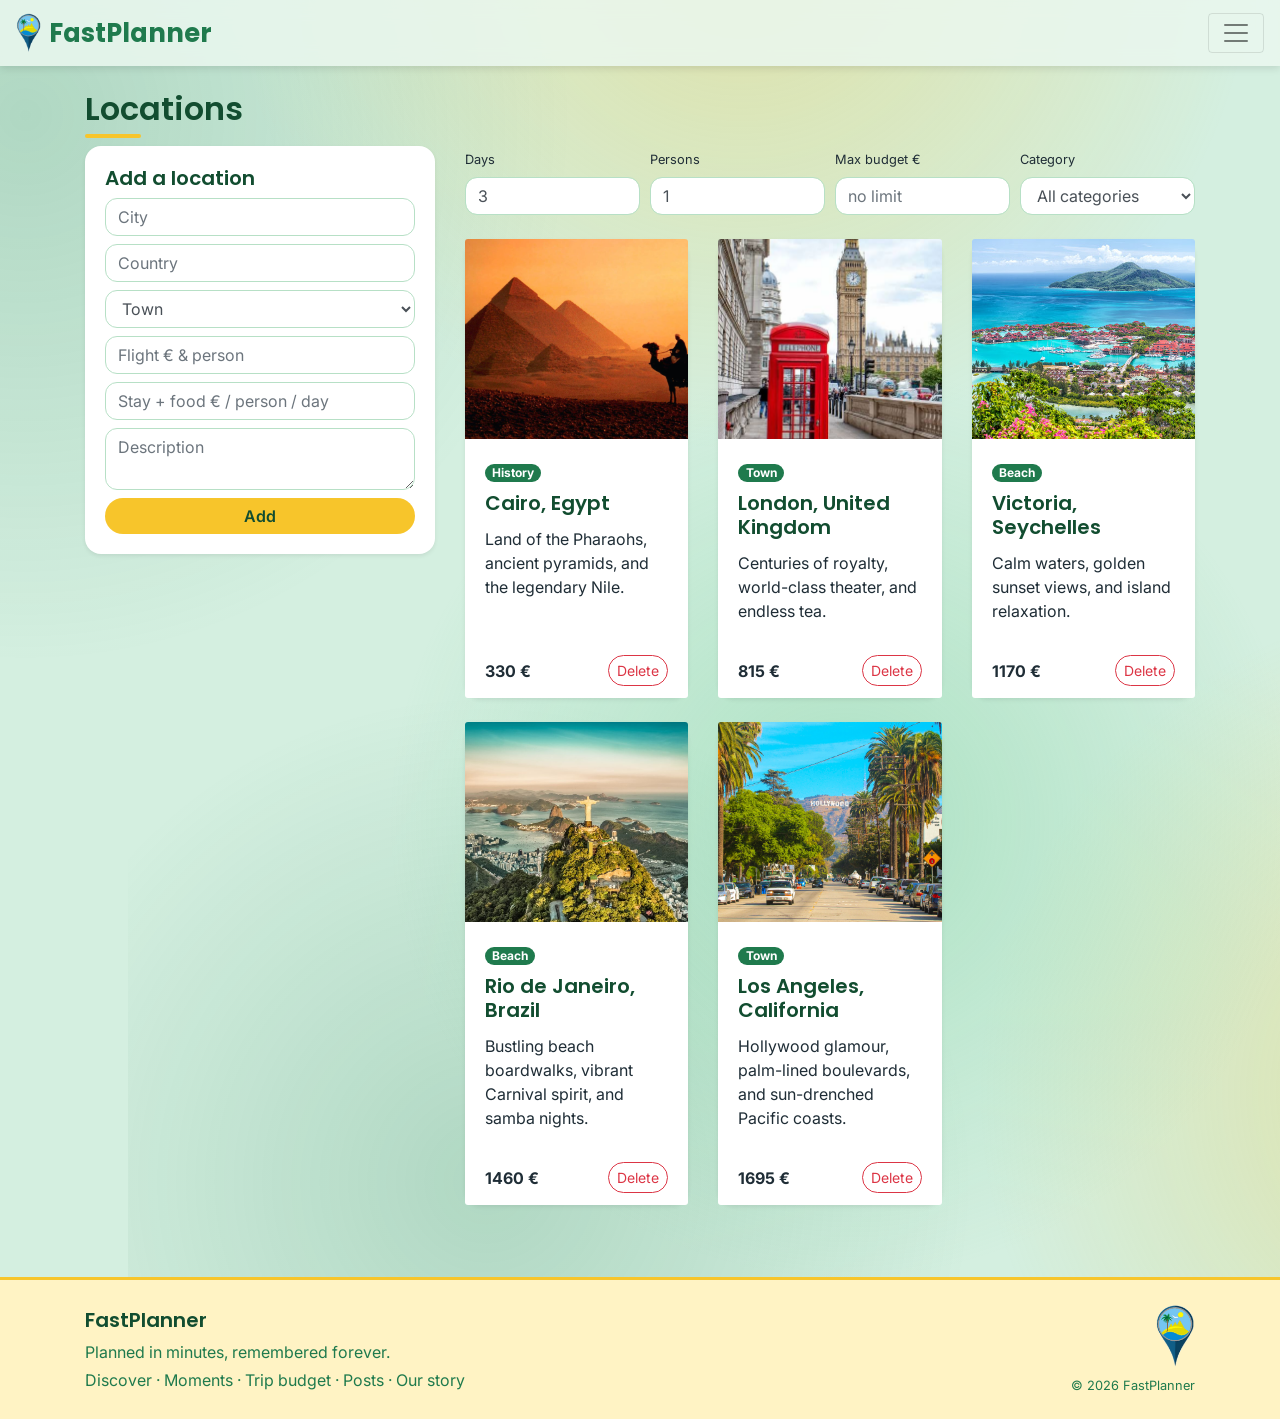
<file: FastPlanner/proekt-fastplanner/html/disc.html>
<!DOCTYPE html>
<html lang="en">

<head>
    <meta charset="UTF-8">
    <meta name="viewport" content="width=device-width, initial-scale=1.0">
    <title>Destinations | FastPlanner</title>
    <link rel="icon" type="image/png" href="../assets/img/logo.png">
    <link rel="stylesheet" href="https://cdn.jsdelivr.net/npm/bootstrap@4.6.2/dist/css/bootstrap.min.css">
    <link rel="stylesheet" href="../css/style.css">
    <script src="https://cdn.jsdelivr.net/npm/jquery@3.5.1/dist/jquery.slim.min.js"></script>
    <script src="https://cdn.jsdelivr.net/npm/popper.js@1.16.1/dist/umd/popper.min.js"></script>
    <script src="https://cdn.jsdelivr.net/npm/bootstrap@4.6.2/dist/js/bootstrap.min.js"></script>
</head>

<body>
    <nav class="navbar navbar-light fp-nav sticky-top">
        <a class="navbar-brand d-flex align-items-center" href="../index.html">
            <img src="../assets/img/logo.png" height="40" class="mr-2" alt="">
            FastPlanner
        </a>
        <div>
            <button class="navbar-toggler" type="button" data-toggle="collapse" data-target="#collapsibleNavbar">
                <span class="navbar-toggler-icon"></span>
            </button>
        </div>

        <div class="collapse navbar-collapse" id="collapsibleNavbar">
            <ul class="navbar-nav flex-row flex-wrap justify-content-around align-items-center py-2">
                <li class="nav-item">
                    <a class="nav-link" href="disc.html">Discover</a>
                </li>
                <li class="nav-item">
                    <a class="nav-link" href="moments.html">Moments</a>
                </li>
                <li class="nav-item">
                    <a class="nav-link" href="budget.html">Trip budget</a>
                </li>
                <li class="nav-item">
                    <a class="nav-link" href="posts.html">Posts</a>
                </li>
                <li class="nav-item">
                    <a class="nav-link" href="story.html">Our story</a>
                </li>
                <li class="nav-item">
                    <button class="btn btn-accent rounded-pill px-3" type="button">Log in</button>
                </li>
            </ul>
        </div>
    </nav>

    <main class="container mt-4">
        <h2>Locations</h2>
        <div class="row">
            <div class="col-lg-4 mb-4">
                <div class="card border-0 shadow-sm">
                    <div class="card-body">
                        <h5>Add a location</h5>
                        <form id="add" novalidate>
                            <input class="form-control mb-2" id="fname" placeholder="City" required>
                            <input class="form-control mb-2" id="fcountry" placeholder="Country" required>
                            <select class="form-control mb-2" id="fcat"></select>
                            <input type="number" min="0" class="form-control mb-2" id="fflight"
                                placeholder="Flight &euro; &amp; person" required>
                            <input type="number" min="0" class="form-control mb-2" id="fday"
                                placeholder="Stay &#43; food &euro; / person / day" required>
                            <textarea class="form-control mb-2" id="fdesc" rows="2"
                                placeholder="Description"></textarea>
                            <button class="btn btn-accent btn-block">Add</button>
                        </form>
                    </div>
                </div>
            </div>
            <div class="col-lg-8">
                <div class="form-row mb-4">
                    <div class="col-6 col-md-3"><label class="small" for="days">Days</label><input class="form-control"
                            id="days" type="number" min="1" value="3"></div>
                    <div class="col-6 col-md-3"><label class="small" for="ppl">Persons</label><input
                            class="form-control" id="ppl" type="number" min="1" value="1"></div>
                    <div class="col-6 col-md-3"><label class="small" for="max">Max budget €</label><input
                            class="form-control" id="max" type="number" min="0" placeholder="no limit"></div>
                    <div class="col-6 col-md-3"><label class="small" for="cat">Category</label><select
                            class="form-control" id="cat"></select></div>
                </div>
                <div class="row" id="list"></div>
            </div>
        </div>
    </main>

    <footer class="fp-footer py-4 mt-5">
        <div class="container">
            <div class="row align-items-center">
                <div class="col-md-6">
                    <h5>FastPlanner</h5>
                    <p class="mb-1">Planned in minutes, remembered forever.</p>
                    <div>
                          <a href="disc.html">Discover</a> ·
                        <a href="moments.html">Moments</a> ·
                        <a href="budget.html">Trip budget</a> ·
                        <a href="posts.html">Posts</a> ·
                        <a href="story.html">Our story</a>
                    </div>
                </div>

                <div class="col-md-6 text-md-right mt-4 mt-md-0">
                    <img src="../assets/img/logo.png" alt="FastPlanner logo" height="64">
                    <p class="small mt-2 mb-0">© 2026 FastPlanner</p>
                </div>
            </div>
        </div>
    </footer>

    <script src="../js/auth.js"></script>
    <script src="../js/data.js"></script>
    <script src="../js/disc.js"></script>
</body>

</html>
</file>
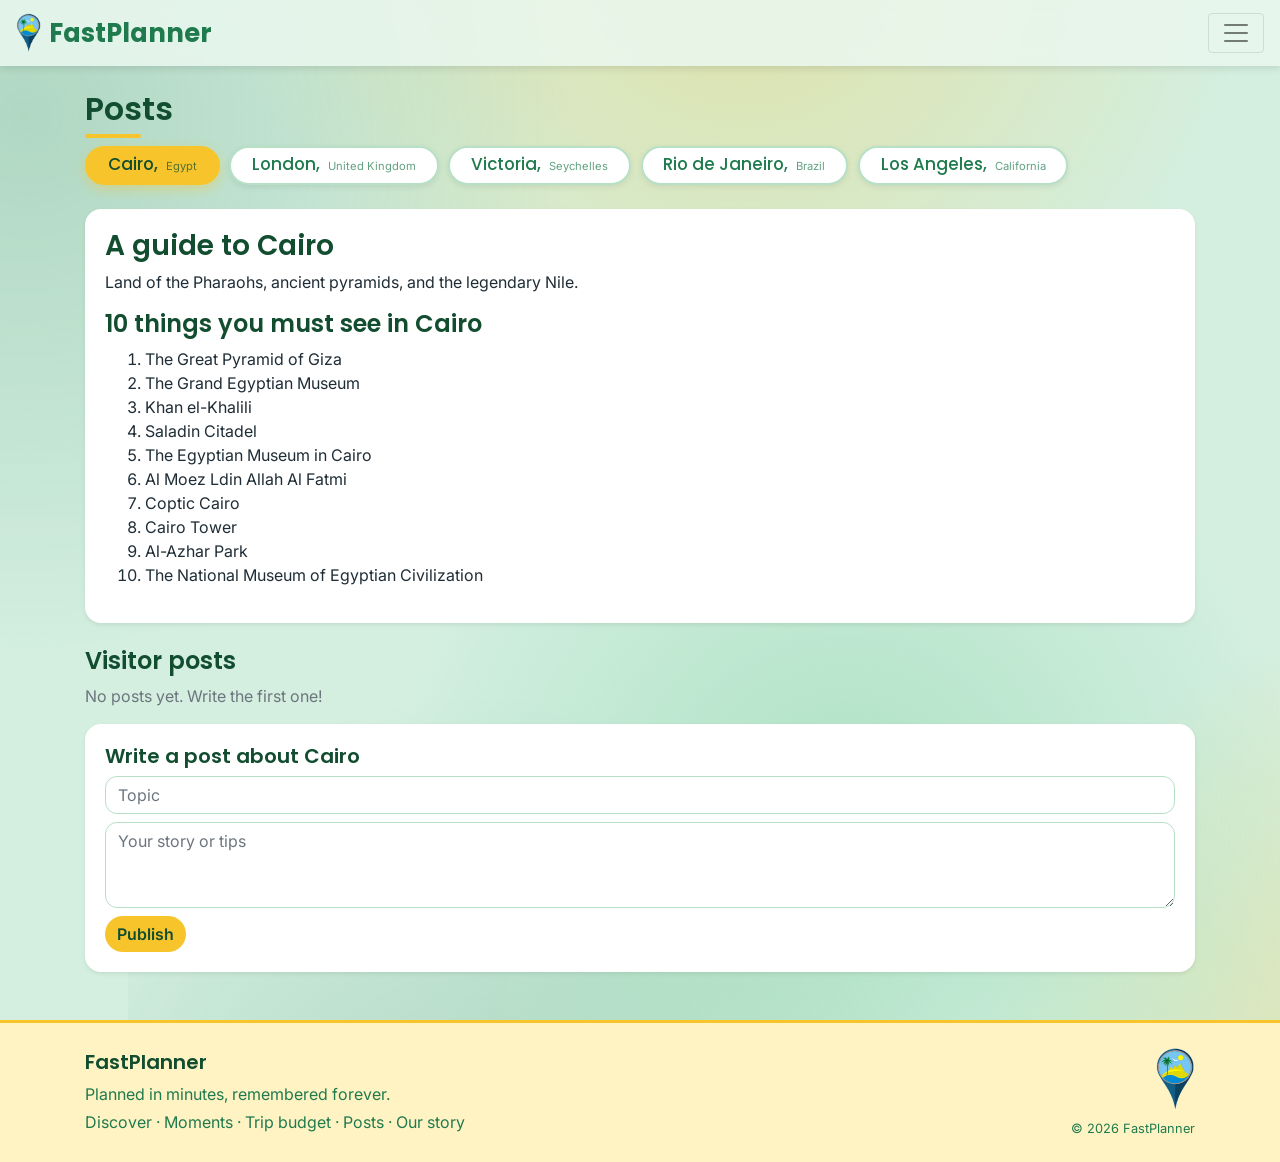
<file: FastPlanner/proekt-fastplanner/html/posts.html>
<!DOCTYPE html>
<html lang="en">

<head>
    <meta charset="UTF-8">
    <meta name="viewport" content="width=device-width, initial-scale=1.0">
    <title>Blog | FastPlanner</title>
    <link rel="icon" type="image/png" href="../assets/img/logo.png">
    <link rel="stylesheet" href="https://cdn.jsdelivr.net/npm/bootstrap@4.6.2/dist/css/bootstrap.min.css">
    <link rel="stylesheet" href="../css/style.css">
    <script src="https://cdn.jsdelivr.net/npm/jquery@3.5.1/dist/jquery.slim.min.js"></script>
    <script src="https://cdn.jsdelivr.net/npm/popper.js@1.16.1/dist/umd/popper.min.js"></script>
    <script src="https://cdn.jsdelivr.net/npm/bootstrap@4.6.2/dist/js/bootstrap.min.js"></script>
</head>

<body>
    <nav class="navbar navbar-light fp-nav sticky-top">
        <a class="navbar-brand d-flex align-items-center" href="../index.html">
            <img src="../assets/img/logo.png" height="40" class="mr-2" alt="">
            FastPlanner
        </a>
        <div>
            <button class="navbar-toggler" type="button" data-toggle="collapse" data-target="#collapsibleNavbar">
                <span class="navbar-toggler-icon"></span>
            </button>
        </div>

        <div class="collapse navbar-collapse" id="collapsibleNavbar">
            <ul class="navbar-nav flex-row flex-wrap justify-content-around align-items-center py-2">
                <li class="nav-item">
                    <a class="nav-link" href="disc.html">Discover</a>
                </li>
                <li class="nav-item">
                    <a class="nav-link" href="moments.html">Moments</a>
                </li>
                <li class="nav-item">
                    <a class="nav-link" href="budget.html">Trip budget</a>
                </li>
                <li class="nav-item">
                    <a class="nav-link" href="posts.html">Posts</a>
                </li>
                <li class="nav-item">
                    <a class="nav-link" href="story.html">Our story</a>
                </li>
                <li class="nav-item">
                    <button class="btn btn-accent rounded-pill px-3" type="button">Log in</button>
                </li>
            </ul>
        </div>
    </nav>

    <main class="container mt-4">
        <h2>Posts</h2>
        <ul class="blog-tabs list-unstyled mb-4" id="pills"></ul>
        <div id="post"></div>
    </main>

    <footer class="fp-footer py-4 mt-5">
        <div class="container">
            <div class="row align-items-center">
                <div class="col-md-6">
                    <h5>FastPlanner</h5>
                    <p class="mb-1">Planned in minutes, remembered forever.</p>
                    <div>
                        <a href="disc.html">Discover</a> ·
                        <a href="moments.html">Moments</a> ·
                        <a href="budget.html">Trip budget</a> ·
                        <a href="posts.html">Posts</a> ·
                        <a href="story.html">Our story</a>
                    </div>
                </div>

                <div class="col-md-6 text-md-right mt-4 mt-md-0">
                    <img src="../assets/img/logo.png" alt="FastPlanner logo" height="64">
                    <p class="small mt-2 mb-0">© 2026 FastPlanner</p>
                </div>
            </div>
        </div>
    </footer>

    <script src="../js/auth.js"></script>
    <script src="../js/data.js"></script>
    <script src="../js/posts.js"></script>
</body>

</html>
</file>
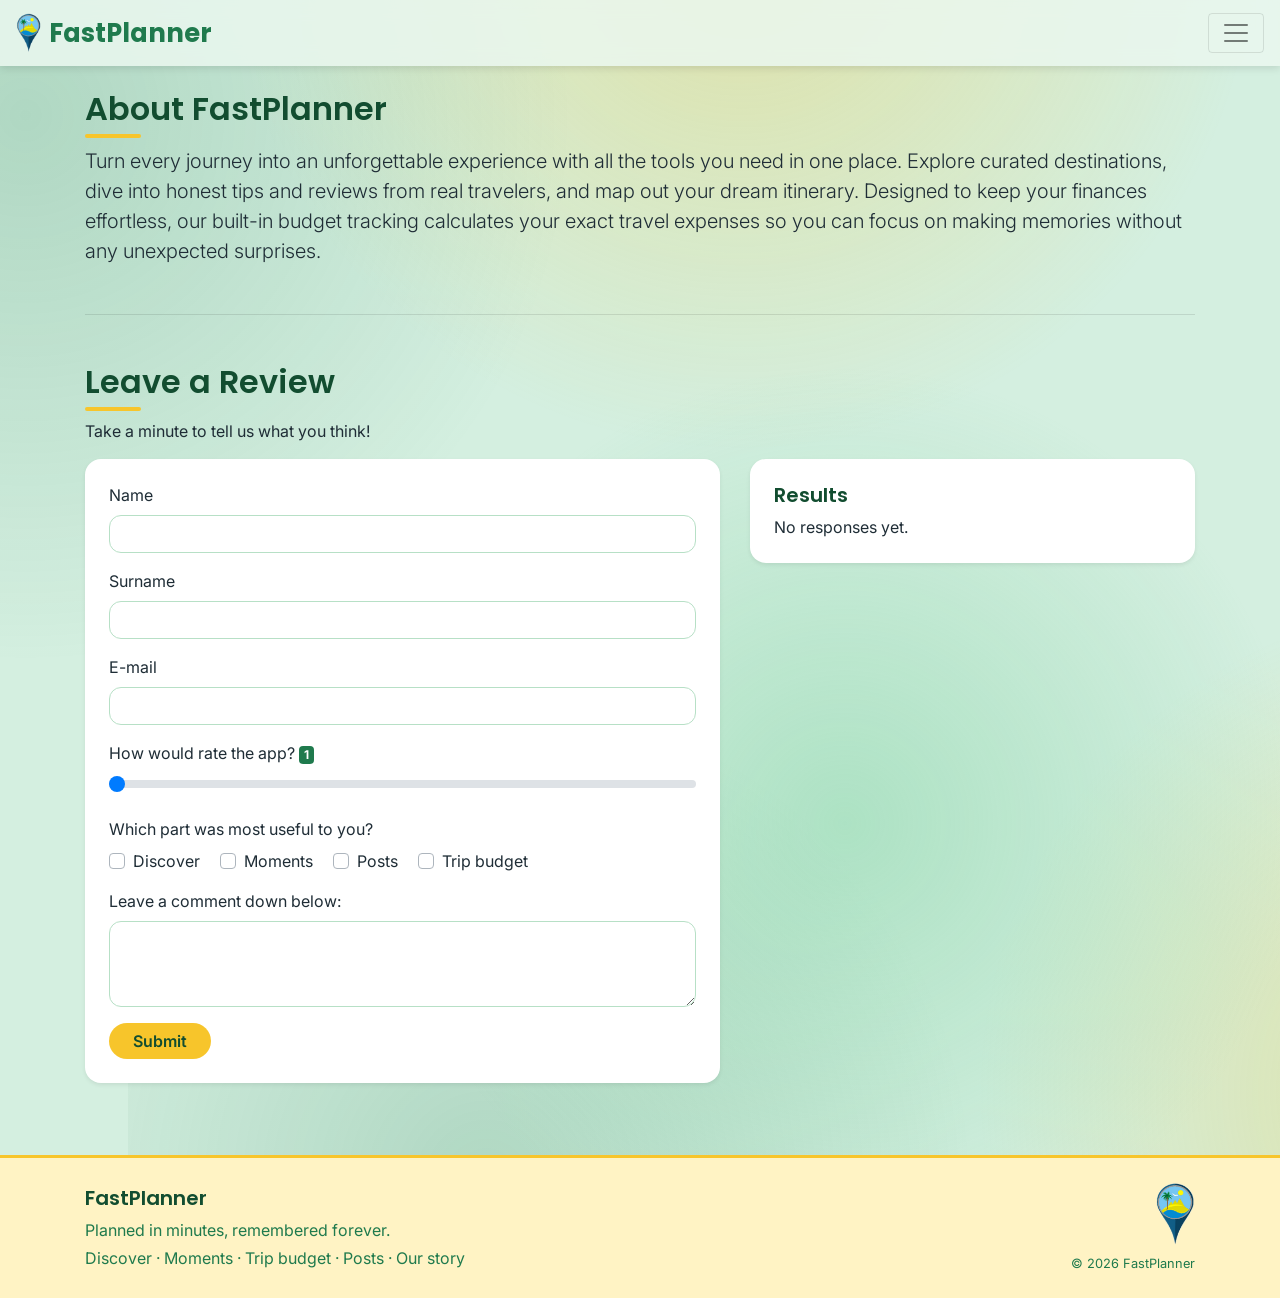
<file: FastPlanner/proekt-fastplanner/html/story.html>
<!DOCTYPE html>
<html lang="en">

<head>
    <meta charset="UTF-8">
    <meta name="viewport" content="width=device-width, initial-scale=1.0">
    <title>About | FastPlanner</title>
    <link rel="icon" type="image/png" href="../assets/img/logo.png">
    <link rel="stylesheet" href="https://cdn.jsdelivr.net/npm/bootstrap@4.6.2/dist/css/bootstrap.min.css">
    <link rel="stylesheet" href="../css/style.css">
    <script src="https://cdn.jsdelivr.net/npm/jquery@3.5.1/dist/jquery.slim.min.js"></script>
    <script src="https://cdn.jsdelivr.net/npm/popper.js@1.16.1/dist/umd/popper.min.js"></script>
    <script src="https://cdn.jsdelivr.net/npm/bootstrap@4.6.2/dist/js/bootstrap.min.js"></script>
</head>

<body>
    <nav class="navbar navbar-light fp-nav sticky-top">
        <a class="navbar-brand d-flex align-items-center" href="../index.html">
            <img src="../assets/img/logo.png" height="40" class="mr-2" alt="">
            FastPlanner
        </a>
        <div>
            <button class="navbar-toggler" type="button" data-toggle="collapse" data-target="#collapsibleNavbar">
                <span class="navbar-toggler-icon"></span>
            </button>
        </div>

        <div class="collapse navbar-collapse" id="collapsibleNavbar">
            <ul class="navbar-nav flex-row flex-wrap justify-content-around align-items-center py-2">
                <li class="nav-item">
                    <a class="nav-link" href="disc.html">Discover</a>
                </li>
                <li class="nav-item">
                    <a class="nav-link" href="moments.html">Moments</a>
                </li>
                <li class="nav-item">
                    <a class="nav-link" href="budget.html">Trip budget</a>
                </li>
                <li class="nav-item">
                    <a class="nav-link" href="posts.html">Posts</a>
                </li>
                <li class="nav-item">
                    <a class="nav-link" href="story.html">Our story</a>
                </li>
                <li class="nav-item">
                    <button class="btn btn-accent rounded-pill px-3" type="button">Log in</button>
                </li>
            </ul>
        </div>
    </nav>

    <main class="container mt-4">
        <h2>About FastPlanner</h2>
        <p class="lead">Turn every journey into an unforgettable experience with all the tools you need in one place.
  Explore curated destinations, dive into honest tips and reviews from real travelers, and map out your dream itinerary. 
  Designed to keep your finances effortless, our built-in budget tracking calculates your exact travel expenses so you can focus on making memories without any unexpected surprises.</p>

        <hr class="my-5">

        <h2>Leave a Review</h2>
        <p>Take a minute to tell us what you think!</p>

        <div class="row">
            <div class="col-lg-7 mb-4">
                <div class="card border-0 shadow-sm">
                    <div class="card-body p-4">
                        <form id="sf">
                            <div class="form-group">
                                <label for="sn">Name</label>
                                <input class="form-control" id="sn" required minlength="2">
                            </div>

                            <div class="form-group">
                                <label for="ss">Surname</label>
                                <input class="form-control" id="ss" required minlength="2">
                            </div>

                            <div class="form-group">
                                <label for="se">E-mail</label>
                                <input type="email" class="form-control" id="se" required>
                            </div>

                            <div class="form-group">
                                <label for="rate">How would rate the app? <span class="badge badge-primary"
                                        id="rv">1</span></label>
                                <input type="range" class="custom-range" id="rate" min="1" max="5" value="1">
                            </div>

                            <div class="form-group">
                                <label class="d-block">Which part was most useful to you?</label>
                                <div class="custom-control custom-checkbox custom-control-inline">
                                    <input type="checkbox" class="custom-control-input" id="l0" value="Discover">
                                    <label class="custom-control-label" for="l0">Discover</label>
                                </div>
                                <div class="custom-control custom-checkbox custom-control-inline">
                                    <input type="checkbox" class="custom-control-input" id="l1" value="Moments">
                                    <label class="custom-control-label" for="l1">Moments</label>
                                </div>
                                <div class="custom-control custom-checkbox custom-control-inline">
                                    <input type="checkbox" class="custom-control-input" id="l2" value="Posts">
                                    <label class="custom-control-label" for="l2">Posts</label>
                                </div>
                                <div class="custom-control custom-checkbox custom-control-inline">
                                    <input type="checkbox" class="custom-control-input" id="l3" value="Trip budget">
                                    <label class="custom-control-label" for="l3">Trip budget</label>
                                </div>
                            </div>

                            <div class="form-group">
                                <label for="st">Leave a comment down below:</label>
                                <textarea class="form-control" id="st" rows="3" required minlength="10"></textarea>
                            </div>

                            <button class="btn btn-accent rounded-pill px-4">Submit</button>
                        </form>

                        <div class="alert alert-success mt-3 mb-0 d-none" id="thanks">Thank you for your feedback!</div>
                    </div>
                </div>
            </div>

            <div class="col-lg-5 mb-4">
                <div class="card border-0 shadow-sm">
                    <div class="card-body p-4">
                        <h5>Results</h5>
                        <div id="stats"></div>
                    </div>
                </div>
            </div>
        </div>
    </main>

    <footer class="fp-footer py-4 mt-5">
        <div class="container">
            <div class="row align-items-center">
                <div class="col-md-6">
                    <h5>FastPlanner</h5>
                    <p class="mb-1">Planned in minutes, remembered forever.</p>
                    <div>
                        <a href="disc.html">Discover</a> ·
                        <a href="moments.html">Moments</a> ·
                        <a href="budget.html">Trip budget</a> ·
                        <a href="posts.html">Posts</a> ·
                        <a href="story.html">Our story</a>
                    </div>
                </div>

                <div class="col-md-6 text-md-right mt-4 mt-md-0">
                    <img src="../assets/img/logo.png" alt="FastPlanner logo" height="64">
                    <p class="small mt-2 mb-0">© 2026 FastPlanner</p>
                </div>
            </div>
        </div>
    </footer>

    <script src="../js/auth.js"></script>
    <script src="../js/story.js"></script>
</body>

</html>
</file>
<file: FastPlanner/proekt-fastplanner/css/style.css>
@import url('https://fonts.googleapis.com/css2?family=Poppins:wght@500;600;700&family=Inter:wght@400;500;600&display=swap');

:root {
    --fp-primary: #1f7a4d;
    --fp-primary-dark: #124d30;
    --fp-link-hover: #2e9e63;

    --fp-nav-bg: rgba(234, 247, 239, 0.85);
    --fp-border: #b7e0c6;

    --fp-accent: #f7c52b;
    --fp-accent-hover: #e9b412;
    --fp-accent-soft: #fff3c4;
    --fp-accent-glow: rgba(247, 197, 43, 0.4);

    --fp-bg-base: #d4efe0;
    --fp-blob-1: rgba(31, 122, 77, 0.20);
    --fp-blob-2: rgba(247, 197, 43, 0.32);
    --fp-blob-3: rgba(110, 205, 150, 0.38);

    --fp-shadow: rgba(31, 122, 77, 0.12);
    --fp-hero-bg: #bfe6cf;
    --fp-hero-overlay: rgba(18, 77, 48, 0.45);

    --fp-font-heading: 'Poppins', sans-serif;
    --fp-font-body: 'Inter', sans-serif;
}

html {
    background-color: var(--fp-bg-base);
}

body {
    background-color: transparent;
    min-height: 100vh;
    display: flex;
    flex-direction: column;
    font-family: var(--fp-font-body);
    color: #1f2d36;
}

h1,
h2,
h3,
h4,
h5,
h6,
.display-4,
.navbar-brand,
.card-title {
    font-family: var(--fp-font-heading);
    font-weight: 600;
    color: var(--fp-primary-dark);
}

h2 {
    font-size: 2rem;
}

h5 {
    font-size: 1.25rem;
}

a {
    color: var(--fp-primary);
}

a:hover {
    color: var(--fp-link-hover);
}

footer {
    margin-top: auto;
}

.fp-nav {
    background-color: var(--fp-nav-bg);
    box-shadow: 0 2px 8px rgba(0, 0, 0, 0.12);
    backdrop-filter: blur(10px);
    -webkit-backdrop-filter: blur(10px);
}

.fp-nav .navbar-brand {
    color: var(--fp-primary);
    font-size: 1.6rem;
    font-weight: 700;
}

.fp-nav .navbar-nav .nav-link {
    color: var(--fp-primary);
    font-weight: 500;
}

.fp-nav .navbar-nav .nav-link:hover {
    color: var(--fp-link-hover);
}

.btn {
    border-radius: 50px;
    transition: transform 0.15s, box-shadow 0.15s, background-color 0.2s;
}

.btn-accent {
    background-color: var(--fp-accent);
    color: var(--fp-primary-dark);
    font-weight: 600;
    border: none;
}

.btn-accent:hover {
    background-color: var(--fp-accent-hover);
    color: var(--fp-primary-dark);
    transform: translateY(-1px);
    box-shadow: 0 6px 14px var(--fp-accent-glow);
}

.badge-primary {
    background-color: var(--fp-primary);
}

.jumbotron {
    background-color: var(--fp-hero-bg);
    padding: 5rem 0;
    margin-bottom: 0;
    text-align: center;
}

.jumbotron .display-4 {
    font-size: 3rem;
    font-weight: 700;
}

.hero-box {
    max-width: 700px;
    padding: 3rem 2rem;
    background:
        linear-gradient(var(--fp-hero-overlay), var(--fp-hero-overlay)),
        url('../assets/GIF/sea.gif') center / cover no-repeat;
    border-radius: 20px;
    box-shadow: 0 8px 24px rgba(0, 0, 0, 0.25);
}

.hero-box h1,
.hero-box p {
    color: #fff;
    text-shadow: 0 2px 6px rgba(0, 0, 0, 0.45);
}

.container > h2 {
    position: relative;
    padding-bottom: 0.6rem;
}

.container > h2::after {
    content: "";
    position: absolute;
    left: 0;
    bottom: 0;
    width: 56px;
    height: 4px;
    border-radius: 4px;
    background: var(--fp-accent);
}

.card {
    border: 0;
    border-radius: 16px;
    box-shadow: 0 6px 20px var(--fp-shadow);
}

.dest-card {
    overflow: hidden;
    transition: transform 0.25s, box-shadow 0.25s;
}

.dest-card:hover {
    transform: translateY(-4px);
    box-shadow: 0 14px 30px rgba(31, 122, 77, 0.25);
}

.dest-card .card-img {
    height: 260px;
    object-fit: cover;
    transition: transform 0.4s;
}

.dest-card:hover .card-img {
    transform: scale(1.05);
}

.dest-card .card-img-overlay {
    background: linear-gradient(to bottom, rgba(0, 0, 0, 0.6), transparent 45%);
    padding: 1rem 1.25rem;
}

.dest-card .card-title {
    font-size: 1.5rem;
    color: #fff;
    text-shadow: 0 1px 3px rgba(0, 0, 0, 0.5);
}

.fp-footer {
    background-color: var(--fp-accent-soft);
    color: var(--fp-primary);
    border-top: 3px solid var(--fp-accent);
}

.fp-footer a {
    color: var(--fp-primary);
    text-decoration: none;
}

.fp-footer a:hover {
    color: var(--fp-link-hover);
    text-decoration: underline;
}

.comment {
    border-left: 3px solid var(--fp-accent);
    padding-left: 0.75rem;
    margin-bottom: 0.75rem;
}

.dest-pill {
    height: 76px;
    margin-bottom: 0.75rem;
    border: 3px solid transparent;
    border-radius: 50px;
    overflow: hidden;
    cursor: pointer;
    transition: transform 0.2s, border-color 0.2s, box-shadow 0.2s;
}

.dest-pill .card-img {
    height: 100%;
    object-fit: cover;
    border-radius: 0;
}

.dest-pill .card-img-overlay {
    display: flex;
    align-items: center;
    padding: 0 1.5rem;
    background: linear-gradient(to right, rgba(0, 0, 0, 0.7), transparent 75%);
}

.dest-pill .card-title {
    margin: 0;
    font-size: 1.3rem;
    color: #fff;
    text-shadow: 0 1px 3px rgba(0, 0, 0, 0.5);
}

.dest-pill .card-title small {
    margin-left: 0.6rem;
    font-family: var(--fp-font-body);
    font-size: 0.8rem;
}

.dest-pill:hover {
    transform: translateX(4px);
}

.dest-pill.active {
    border-color: var(--fp-accent);
    box-shadow: 0 0 0 3px var(--fp-accent-glow);
}

#picker {
    max-height: 75vh;
    overflow-y: auto;
    padding: 4px 8px 4px 4px;
}

.blog-tabs {
    display: flex;
    flex-wrap: wrap;
    gap: 0.6rem;
    padding: 0;
}

.blog-tab {
    display: inline-flex;
    align-items: baseline;
    padding: 0.4rem 1.3rem;
    border: 2px solid var(--fp-border);
    border-radius: 50px;
    background: #ffffff;
    color: var(--fp-primary);
    font-family: var(--fp-font-heading);
    font-weight: 500;
    font-size: 1.05rem;
    line-height: 1.3;
    box-shadow: 0 2px 6px rgba(0, 0, 0, 0.08);
    transition: transform 0.2s, background 0.2s, border-color 0.2s;
}

.blog-tab small {
    margin-left: 0.5rem;
    font-family: var(--fp-font-body);
    font-size: 0.7rem;
    opacity: 0.7;
}

.blog-tab:hover {
    border-color: var(--fp-accent);
    background: var(--fp-accent-soft);
    color: var(--fp-primary);
    text-decoration: none;
    transform: translateY(-2px);
}

.blog-tab.active {
    border-color: var(--fp-accent);
    background: var(--fp-accent);
    color: var(--fp-primary-dark);
    box-shadow: 0 4px 12px var(--fp-accent-glow);
}

#greeting {
    margin-right: 0.75rem;
    color: var(--fp-primary);
    vertical-align: middle;
}

.form-control {
    border-radius: 12px;
    border: 1px solid var(--fp-border);
}

.form-control:focus {
    border-color: var(--fp-accent);
    box-shadow: 0 0 0 0.2rem var(--fp-accent-glow);
}

.custom-control-input:checked ~ .custom-control-label::before {
    background-color: var(--fp-primary);
    border-color: var(--fp-primary);
}

.custom-control-input:focus ~ .custom-control-label::before {
    box-shadow: 0 0 0 0.2rem var(--fp-accent-glow);
}

.modal-content {
    border: 0;
    border-radius: 18px;
    box-shadow: 0 20px 50px rgba(18, 77, 48, 0.3);
}

.table thead th {
    border-top: 0;
    color: var(--fp-primary-dark);
}

.no-img {
    background: linear-gradient(135deg, var(--fp-primary) 0%, var(--fp-link-hover) 55%, var(--fp-border) 100%);
}

::-webkit-scrollbar {
    width: 10px;
}

::-webkit-scrollbar-thumb {
    background: var(--fp-border);
    border-radius: 10px;
}

::-webkit-scrollbar-thumb:hover {
    background: var(--fp-primary);
}

body::before,
body::after {
    content: "";
    position: fixed;
    z-index: -1;
    pointer-events: none;
    width: 140vmax;
    height: 140vmax;
    will-change: transform;
}

body::before {
    top: -40vmax;
    left: -40vmax;
    background:
        radial-gradient(circle at 30% 35%, var(--fp-blob-1) 0, transparent 32%),
        radial-gradient(circle at 70% 25%, var(--fp-blob-2) 0, transparent 28%);
    animation: fp-flow-a 26s ease-in-out infinite alternate;
}

body::after {
    right: -50vmax;
    bottom: -50vmax;
    background:
        radial-gradient(circle at 40% 60%, var(--fp-blob-3) 0, transparent 30%),
        radial-gradient(circle at 75% 75%, var(--fp-blob-2) 0, transparent 26%),
        radial-gradient(circle at 20% 80%, var(--fp-blob-1) 0, transparent 24%);
    animation: fp-flow-b 32s ease-in-out infinite alternate;
}

@keyframes fp-flow-a {
    0% { transform: translate(0, 0) rotate(0deg) scale(1); }
    50% { transform: translate(14vmax, 8vmax) rotate(25deg) scale(1.12); }
    100% { transform: translate(4vmax, 18vmax) rotate(-15deg) scale(0.95); }
}

@keyframes fp-flow-b {
    0% { transform: translate(0, 0) rotate(0deg) scale(1); }
    50% { transform: translate(-16vmax, -6vmax) rotate(-30deg) scale(1.15); }
    100% { transform: translate(-6vmax, -16vmax) rotate(20deg) scale(0.92); }
}

@media (prefers-reduced-motion: reduce) {
    body::before,
    body::after {
        animation: none;
    }
}
</file>
